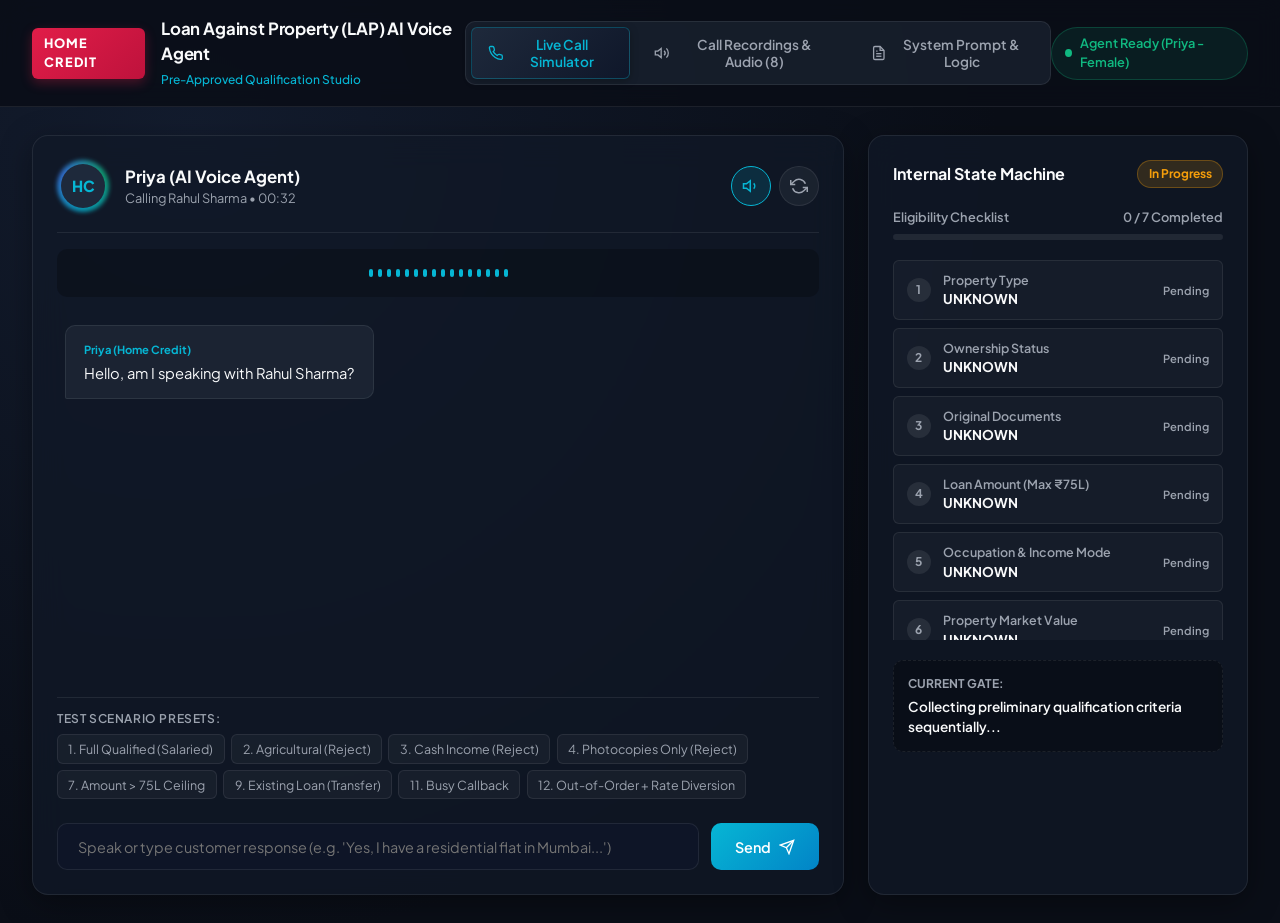
<file: index.html>
<!DOCTYPE html>
<html lang="en">
<head>
  <meta charset="UTF-8">
  <meta http-equiv="refresh" content="0; url=/web_studio/">
  <title>Home Credit LAP AI Voice Agent</title>
  <script>
    window.location.replace("/web_studio/");
  </script>
</head>
<body style="background: #0a0e17; color: #fff; font-family: sans-serif; display: flex; align-items: center; justify-content: center; height: 100vh; margin: 0;">
  <div style="text-align: center;">
    <h2>Home Credit LAP AI Voice Agent</h2>
    <p>Loading Interactive Studio...</p>
    <p><a href="/web_studio/" style="color: #06b6d4;">Click here if not redirected automatically</a></p>
  </div>
</body>
</html>
</file>
<file: web_studio/style.css>
:root {
  --bg-primary: #0a0e17;
  --bg-secondary: #111827;
  --bg-tertiary: #1f2937;
  --panel-bg: rgba(17, 24, 39, 0.75);
  --panel-border: rgba(255, 255, 255, 0.08);
  --text-main: #f9fafb;
  --text-muted: #9ca3af;
  --accent-cyan: #06b6d4;
  --accent-blue: #3b82f6;
  --accent-emerald: #10b981;
  --accent-amber: #f59e0b;
  --accent-rose: #f43f5e;
  --accent-violet: #8b5cf6;
  --radius-lg: 16px;
  --radius-md: 10px;
  --radius-sm: 6px;
  --font-sans: 'Plus Jakarta Sans', system-ui, -apple-system, sans-serif;
  --font-mono: 'JetBrains Mono', monospace;
}

* {
  box-sizing: border-box;
  margin: 0;
  padding: 0;
}

body {
  font-family: var(--font-sans);
  background: radial-gradient(circle at 15% 15%, #131c2e 0%, #0a0e17 60%);
  color: var(--text-main);
  min-height: 100vh;
  line-height: 1.5;
  -webkit-font-smoothing: antialiased;
}

.app-layout {
  display: flex;
  flex-direction: column;
  min-height: 100vh;
}

/* Navbar */
.navbar {
  display: flex;
  align-items: center;
  justify-content: space-between;
  padding: 1rem 2rem;
  background: rgba(10, 14, 23, 0.85);
  backdrop-filter: blur(12px);
  border-bottom: 1px solid var(--panel-border);
  position: sticky;
  top: 0;
  z-index: 50;
}

.nav-brand {
  display: flex;
  align-items: center;
  gap: 1rem;
}

.brand-badge {
  background: linear-gradient(135deg, #e11d48, #be123c);
  color: #fff;
  font-weight: 800;
  font-size: 0.8rem;
  letter-spacing: 0.08em;
  padding: 0.4rem 0.75rem;
  border-radius: var(--radius-sm);
  box-shadow: 0 4px 12px rgba(225, 29, 72, 0.3);
}

.brand-title h1 {
  font-size: 1.05rem;
  font-weight: 700;
  letter-spacing: -0.01em;
}

.sub-badge {
  font-size: 0.75rem;
  color: var(--accent-cyan);
  font-weight: 500;
}

.nav-tabs {
  display: flex;
  gap: 0.5rem;
  background: rgba(31, 41, 55, 0.6);
  padding: 0.3rem;
  border-radius: var(--radius-md);
  border: 1px solid var(--panel-border);
}

.nav-tab {
  display: flex;
  align-items: center;
  gap: 0.5rem;
  background: transparent;
  border: none;
  color: var(--text-muted);
  font-family: inherit;
  font-size: 0.85rem;
  font-weight: 600;
  padding: 0.5rem 1rem;
  border-radius: var(--radius-sm);
  cursor: pointer;
  transition: all 0.2s ease;
}

.nav-tab:hover {
  color: var(--text-main);
  background: rgba(255, 255, 255, 0.04);
}

.nav-tab.active {
  background: linear-gradient(135deg, #1e293b, #0f172a);
  color: var(--accent-cyan);
  border: 1px solid rgba(6, 182, 212, 0.3);
  box-shadow: 0 2px 8px rgba(0, 0, 0, 0.25);
}

.status-indicator {
  display: flex;
  align-items: center;
  gap: 0.5rem;
  font-size: 0.8rem;
  font-weight: 600;
  padding: 0.4rem 0.85rem;
  border-radius: 9999px;
  background: rgba(16, 185, 129, 0.1);
  color: var(--accent-emerald);
  border: 1px solid rgba(16, 185, 129, 0.25);
}

.pulse-dot {
  width: 8px;
  height: 8px;
  background: var(--accent-emerald);
  border-radius: 50%;
  animation: pulse 1.8s infinite;
}

@keyframes pulse {
  0% { transform: scale(0.95); box-shadow: 0 0 0 0 rgba(16, 185, 129, 0.7); }
  70% { transform: scale(1); box-shadow: 0 0 0 7px rgba(16, 185, 129, 0); }
  100% { transform: scale(0.95); box-shadow: 0 0 0 0 rgba(16, 185, 129, 0); }
}

/* Content Container */
.content-container {
  flex: 1;
  padding: 1.75rem 2rem;
  max-width: 1400px;
  margin: 0 auto;
  width: 100%;
}

.tab-pane {
  display: none;
}

.tab-pane.active {
  display: block;
}

/* Glass Panel */
.glass-panel {
  background: var(--panel-bg);
  backdrop-filter: blur(16px);
  border: 1px solid var(--panel-border);
  border-radius: var(--radius-lg);
  box-shadow: 0 8px 32px rgba(0, 0, 0, 0.35);
}

/* Simulator Grid */
.simulator-grid {
  display: grid;
  grid-template-columns: 1fr 380px;
  gap: 1.5rem;
  min-height: calc(100vh - 140px);
}

.call-stage-card {
  display: flex;
  flex-direction: column;
  padding: 1.5rem;
  position: relative;
  overflow: hidden;
}

.call-header {
  display: flex;
  align-items: center;
  justify-content: space-between;
  padding-bottom: 1.25rem;
  border-bottom: 1px solid var(--panel-border);
}

.caller-profile {
  display: flex;
  align-items: center;
  gap: 1rem;
}

.avatar-ring {
  width: 52px;
  height: 52px;
  position: relative;
  display: flex;
  align-items: center;
  justify-content: center;
}

.avatar-glow {
  position: absolute;
  width: 100%;
  height: 100%;
  border-radius: 50%;
  background: conic-gradient(from 180deg at 50% 50%, var(--accent-cyan), var(--accent-blue), var(--accent-emerald), var(--accent-cyan));
  animation: spin 8s linear infinite;
  opacity: 0.8;
  filter: blur(2px);
}

@keyframes spin {
  100% { transform: rotate(360deg); }
}

.avatar-inner {
  position: relative;
  width: 44px;
  height: 44px;
  background: #1e293b;
  border-radius: 50%;
  display: flex;
  align-items: center;
  justify-content: center;
  font-weight: 800;
  font-size: 0.95rem;
  color: var(--accent-cyan);
}

.caller-meta h3 {
  font-size: 1.05rem;
  font-weight: 700;
}

.caller-meta p {
  font-size: 0.8rem;
  color: var(--text-muted);
}

.call-controls {
  display: flex;
  gap: 0.5rem;
}

.control-btn {
  background: rgba(255, 255, 255, 0.05);
  border: 1px solid var(--panel-border);
  color: var(--text-muted);
  width: 40px;
  height: 40px;
  border-radius: 50%;
  display: flex;
  align-items: center;
  justify-content: center;
  cursor: pointer;
  transition: all 0.2s;
}

.control-btn:hover {
  background: rgba(255, 255, 255, 0.1);
  color: #fff;
}

.control-btn.active {
  background: rgba(6, 182, 212, 0.15);
  border-color: var(--accent-cyan);
  color: var(--accent-cyan);
}

/* Waveform Box */
.waveform-box {
  display: flex;
  align-items: center;
  justify-content: center;
  gap: 5px;
  height: 48px;
  margin: 1rem 0;
  background: rgba(0, 0, 0, 0.25);
  border-radius: var(--radius-md);
  padding: 0 1rem;
}

.wave-bar {
  width: 4px;
  height: 8px;
  background: var(--accent-cyan);
  border-radius: 2px;
  transition: height 0.1s ease;
}

.waveform-box.active .wave-bar {
  animation: wave 1.2s ease-in-out infinite;
}

.waveform-box.active .wave-bar:nth-child(2) { animation-delay: 0.1s; }
.waveform-box.active .wave-bar:nth-child(3) { animation-delay: 0.2s; }
.waveform-box.active .wave-bar:nth-child(4) { animation-delay: 0.3s; }
.waveform-box.active .wave-bar:nth-child(5) { animation-delay: 0.4s; }
.waveform-box.active .wave-bar:nth-child(6) { animation-delay: 0.2s; }
.waveform-box.active .wave-bar:nth-child(7) { animation-delay: 0.35s; }
.waveform-box.active .wave-bar:nth-child(8) { animation-delay: 0.15s; }
.waveform-box.active .wave-bar:nth-child(9) { animation-delay: 0.25s; }
.waveform-box.active .wave-bar:nth-child(10) { animation-delay: 0.4s; }
.waveform-box.active .wave-bar:nth-child(11) { animation-delay: 0.3s; }
.waveform-box.active .wave-bar:nth-child(12) { animation-delay: 0.1s; }
.waveform-box.active .wave-bar:nth-child(13) { animation-delay: 0.2s; }
.waveform-box.active .wave-bar:nth-child(14) { animation-delay: 0.35s; }
.waveform-box.active .wave-bar:nth-child(15) { animation-delay: 0.15s; }
.waveform-box.active .wave-bar:nth-child(16) { animation-delay: 0.25s; }

@keyframes wave {
  0%, 100% { height: 6px; }
  50% { height: 32px; background: var(--accent-blue); }
}

/* Chat Viewport */
.chat-viewport {
  flex: 1;
  overflow-y: auto;
  display: flex;
  flex-direction: column;
  gap: 1rem;
  padding: 0.75rem 0.5rem;
  max-height: 420px;
}

.chat-bubble {
  max-width: 82%;
  padding: 0.9rem 1.15rem;
  border-radius: var(--radius-md);
  font-size: 0.92rem;
  line-height: 1.5;
  position: relative;
  animation: fadeIn 0.25s ease;
}

@keyframes fadeIn {
  from { opacity: 0; transform: translateY(6px); }
  to { opacity: 1; transform: translateY(0); }
}

.chat-bubble.agent {
  align-self: flex-start;
  background: rgba(31, 41, 55, 0.75);
  border: 1px solid var(--panel-border);
  border-bottom-left-radius: 2px;
  color: var(--text-main);
}

.chat-bubble.agent::before {
  content: 'Priya (Home Credit)';
  display: block;
  font-size: 0.7rem;
  font-weight: 700;
  color: var(--accent-cyan);
  margin-bottom: 0.25rem;
}

.chat-bubble.customer {
  align-self: flex-end;
  background: linear-gradient(135deg, #1d4ed8, #2563eb);
  color: #fff;
  border-bottom-right-radius: 2px;
  box-shadow: 0 4px 14px rgba(37, 99, 235, 0.25);
}

.chat-bubble.customer::before {
  content: 'Rahul Sharma (Customer)';
  display: block;
  font-size: 0.7rem;
  font-weight: 700;
  color: rgba(255, 255, 255, 0.75);
  margin-bottom: 0.25rem;
}

/* Preset Chips */
.presets-drawer {
  padding: 0.75rem 0;
  border-top: 1px solid var(--panel-border);
}

.drawer-title {
  display: block;
  font-size: 0.75rem;
  color: var(--text-muted);
  font-weight: 600;
  text-transform: uppercase;
  letter-spacing: 0.05em;
  margin-bottom: 0.4rem;
}

.chips-row {
  display: flex;
  flex-wrap: wrap;
  gap: 0.4rem;
}

.preset-chip {
  background: rgba(255, 255, 255, 0.04);
  border: 1px solid var(--panel-border);
  color: var(--text-muted);
  font-size: 0.78rem;
  font-family: inherit;
  padding: 0.35rem 0.65rem;
  border-radius: var(--radius-sm);
  cursor: pointer;
  transition: all 0.15s;
}

.preset-chip:hover {
  background: rgba(6, 182, 212, 0.12);
  color: var(--accent-cyan);
  border-color: rgba(6, 182, 212, 0.35);
}

/* Input Deck */
.input-deck {
  display: flex;
  gap: 0.75rem;
  margin-top: 0.75rem;
}

.input-deck input {
  flex: 1;
  background: rgba(15, 23, 42, 0.8);
  border: 1px solid var(--panel-border);
  color: #fff;
  font-family: inherit;
  font-size: 0.9rem;
  padding: 0.85rem 1.25rem;
  border-radius: var(--radius-md);
  outline: none;
  transition: border-color 0.2s;
}

.input-deck input:focus {
  border-color: var(--accent-cyan);
  box-shadow: 0 0 0 3px rgba(6, 182, 212, 0.15);
}

.primary-btn {
  background: linear-gradient(135deg, #06b6d4, #0284c7);
  color: #fff;
  border: none;
  font-family: inherit;
  font-weight: 600;
  font-size: 0.9rem;
  padding: 0.85rem 1.5rem;
  border-radius: var(--radius-md);
  display: flex;
  align-items: center;
  gap: 0.5rem;
  cursor: pointer;
  transition: transform 0.1s, box-shadow 0.2s;
}

.primary-btn:hover {
  transform: translateY(-1px);
  box-shadow: 0 4px 14px rgba(6, 182, 212, 0.35);
}

/* State Machine Sidebar */
.state-sidebar {
  padding: 1.5rem;
  display: flex;
  flex-direction: column;
  gap: 1.25rem;
}

.sidebar-header {
  display: flex;
  align-items: center;
  justify-content: space-between;
}

.sidebar-header h3 {
  font-size: 1rem;
  font-weight: 700;
}

.badge-pending {
  background: rgba(245, 158, 11, 0.15);
  color: var(--accent-amber);
  font-size: 0.75rem;
  font-weight: 700;
  padding: 0.25rem 0.65rem;
  border-radius: 9999px;
  border: 1px solid rgba(245, 158, 11, 0.3);
}

.badge-success {
  background: rgba(16, 185, 129, 0.15);
  color: var(--accent-emerald);
  font-size: 0.75rem;
  font-weight: 700;
  padding: 0.25rem 0.65rem;
  border-radius: 9999px;
  border: 1px solid rgba(16, 185, 129, 0.3);
}

.badge-danger {
  background: rgba(244, 63, 94, 0.15);
  color: var(--accent-rose);
  font-size: 0.75rem;
  font-weight: 700;
  padding: 0.25rem 0.65rem;
  border-radius: 9999px;
  border: 1px solid rgba(244, 63, 94, 0.3);
}

.progress-section {
  display: flex;
  flex-direction: column;
  gap: 0.4rem;
}

.progress-info {
  display: flex;
  justify-content: space-between;
  font-size: 0.8rem;
  color: var(--text-muted);
  font-weight: 600;
}

.progress-bar-bg {
  height: 6px;
  background: rgba(255, 255, 255, 0.08);
  border-radius: 3px;
  overflow: hidden;
}

.progress-bar-fill {
  height: 100%;
  background: linear-gradient(90deg, var(--accent-cyan), var(--accent-emerald));
  transition: width 0.3s ease;
}

/* Slots List */
.slots-list {
  display: flex;
  flex-direction: column;
  gap: 0.5rem;
  overflow-y: auto;
  max-height: 380px;
}

.slot-item {
  display: flex;
  align-items: center;
  gap: 0.75rem;
  padding: 0.6rem 0.8rem;
  background: rgba(255, 255, 255, 0.03);
  border: 1px solid var(--panel-border);
  border-radius: var(--radius-sm);
  transition: border-color 0.2s, background 0.2s;
}

.slot-item.valid {
  border-color: rgba(16, 185, 129, 0.35);
  background: rgba(16, 185, 129, 0.05);
}

.slot-item.invalid {
  border-color: rgba(244, 63, 94, 0.35);
  background: rgba(244, 63, 94, 0.05);
}

.slot-icon {
  width: 24px;
  height: 24px;
  border-radius: 50%;
  background: rgba(255, 255, 255, 0.08);
  display: flex;
  align-items: center;
  justify-content: center;
  font-size: 0.75rem;
  font-weight: 700;
  color: var(--text-muted);
}

.slot-item.valid .slot-icon {
  background: var(--accent-emerald);
  color: #fff;
}

.slot-item.invalid .slot-icon {
  background: var(--accent-rose);
  color: #fff;
}

.slot-content {
  flex: 1;
}

.slot-name {
  font-size: 0.78rem;
  font-weight: 600;
  color: var(--text-muted);
}

.slot-val {
  font-size: 0.84rem;
  font-weight: 700;
  color: var(--text-main);
}

.slot-status {
  font-size: 0.7rem;
  font-weight: 600;
  color: var(--text-muted);
}

.slot-item.valid .slot-status {
  color: var(--accent-emerald);
}

.slot-item.invalid .slot-status {
  color: var(--accent-rose);
}

/* Disposition Box */
.disposition-box {
  background: rgba(0, 0, 0, 0.3);
  border: 1px dashed var(--panel-border);
  border-radius: var(--radius-md);
  padding: 0.85rem;
}

.disp-title {
  font-size: 0.75rem;
  color: var(--text-muted);
  font-weight: 700;
  text-transform: uppercase;
}

.disp-desc {
  font-size: 0.85rem;
  font-weight: 600;
  color: var(--text-main);
  margin-top: 0.25rem;
}

/* Tab 2: Recordings Layout */
.recordings-layout {
  display: grid;
  grid-template-columns: 420px 1fr;
  gap: 1.5rem;
  min-height: calc(100vh - 140px);
}

.recordings-list {
  padding: 1.5rem;
  display: flex;
  flex-direction: column;
  gap: 1rem;
}

.recordings-list h3 {
  font-size: 1.05rem;
  font-weight: 700;
}

.audio-cards-container {
  display: flex;
  flex-direction: column;
  gap: 0.75rem;
  overflow-y: auto;
  max-height: 600px;
}

.audio-card {
  padding: 0.9rem 1.1rem;
  background: rgba(255, 255, 255, 0.03);
  border: 1px solid var(--panel-border);
  border-radius: var(--radius-md);
  cursor: pointer;
  transition: all 0.2s;
}

.audio-card:hover {
  background: rgba(255, 255, 255, 0.06);
  border-color: rgba(6, 182, 212, 0.3);
}

.audio-card.active {
  background: rgba(6, 182, 212, 0.1);
  border-color: var(--accent-cyan);
}

.card-title-row {
  display: flex;
  justify-content: space-between;
  align-items: center;
}

.card-title-row h4 {
  font-size: 0.88rem;
  font-weight: 700;
}

.card-meta {
  font-size: 0.75rem;
  color: var(--text-muted);
  margin-top: 0.35rem;
}

.audio-player-panel {
  padding: 1.5rem;
  display: flex;
  flex-direction: column;
  gap: 1.25rem;
}

.player-header {
  display: flex;
  align-items: center;
  justify-content: space-between;
  padding-bottom: 1rem;
  border-bottom: 1px solid var(--panel-border);
}

.transcript-box {
  flex: 1;
  display: flex;
  flex-direction: column;
  gap: 0.75rem;
}

.transcript-box h4 {
  font-size: 0.9rem;
  color: var(--text-muted);
  text-transform: uppercase;
}

.transcript-scroll {
  flex: 1;
  background: rgba(0, 0, 0, 0.3);
  border: 1px solid var(--panel-border);
  border-radius: var(--radius-md);
  padding: 1rem;
  max-height: 480px;
  overflow-y: auto;
  display: flex;
  flex-direction: column;
  gap: 0.75rem;
}

.transcript-turn {
  font-size: 0.88rem;
  line-height: 1.5;
}

.transcript-turn b {
  color: var(--accent-cyan);
}

.transcript-turn.customer b {
  color: var(--accent-blue);
}

/* Tab 3: Prompt Viewer */
.prompt-card {
  padding: 1.5rem;
  display: flex;
  flex-direction: column;
  gap: 1rem;
}

.card-head-bar {
  display: flex;
  justify-content: space-between;
  align-items: center;
}

.card-head-bar h3 {
  font-size: 1.1rem;
  font-weight: 700;
}

.card-head-bar p {
  font-size: 0.8rem;
  color: var(--text-muted);
}

.secondary-btn {
  background: rgba(255, 255, 255, 0.08);
  border: 1px solid var(--panel-border);
  color: #fff;
  font-family: inherit;
  font-weight: 600;
  font-size: 0.85rem;
  padding: 0.5rem 1rem;
  border-radius: var(--radius-sm);
  display: flex;
  align-items: center;
  gap: 0.5rem;
  cursor: pointer;
  transition: background 0.2s;
}

.secondary-btn:hover {
  background: rgba(255, 255, 255, 0.15);
}

.prompt-code-block {
  background: #06090e;
  border: 1px solid var(--panel-border);
  border-radius: var(--radius-md);
  padding: 1.25rem;
  font-family: var(--font-mono);
  font-size: 0.85rem;
  line-height: 1.6;
  color: #cbd5e1;
  max-height: 650px;
  overflow-y: auto;
  white-space: pre-wrap;
}
</file>
